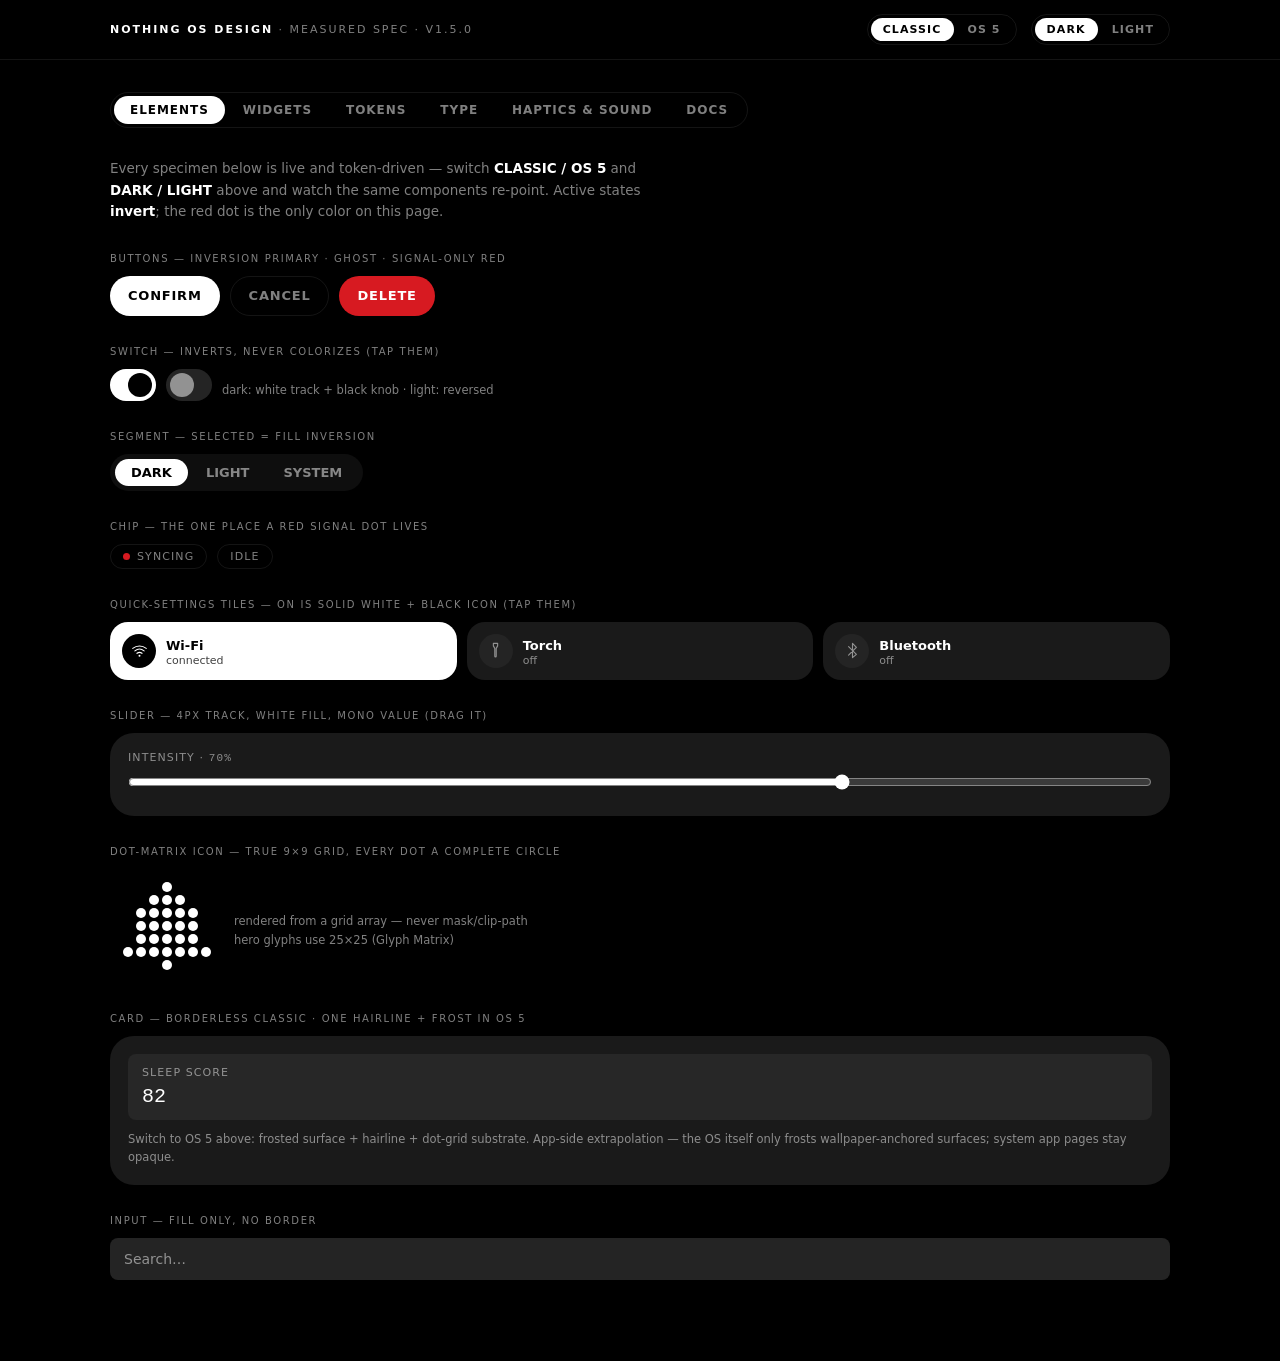
<file: docs/index.html>
<!DOCTYPE html>
<html lang="en">
<head>
<meta charset="utf-8">
<meta name="viewport" content="width=device-width, initial-scale=1">
<title>Nothing OS design — measured spec</title>
<link rel="preconnect" href="https://fonts.googleapis.com">
<link rel="preconnect" href="https://fonts.gstatic.com" crossorigin>
<link href="https://fonts.googleapis.com/css2?family=Geist:wght@400;500;600;700&family=Geist+Mono:wght@400;500&family=Doto:wght@400;500;700&display=swap" rel="stylesheet">
<link rel="stylesheet" href="tokens.css">
<style>
  *{box-sizing:border-box;margin:0}
  html{background:#000}
  body{
    background:var(--nt-bg);color:var(--nt-text);
    font-family:var(--nt-font-body),system-ui,sans-serif;
    min-height:100vh;
  }
  /* OS 5 dot-grid substrate — barely-there depth cue */
  html.theme-os5 body::before{
    content:'';position:fixed;inset:0;pointer-events:none;
    background-image:radial-gradient(circle, var(--nt-dot-grid, rgba(255,255,255,.045)) 1px, transparent 1px);
    background-size:12px 12px;
  }
  a{color:var(--nt-text)}

  /* ---------- chrome ---------- */
  header{position:sticky;top:0;z-index:10;background:color-mix(in srgb, var(--nt-bg) 88%, transparent);
    backdrop-filter:blur(10px);border-bottom:1px solid var(--nt-border)}
  .bar{max-width:1100px;margin:0 auto;padding:14px 20px;display:flex;align-items:center;gap:14px;flex-wrap:wrap}
  .brand{font-size:11px;letter-spacing:.18em;text-transform:uppercase;color:var(--nt-text-dim);margin-right:auto}
  .brand b{color:var(--nt-text);font-weight:600}
  .tgl{display:flex;position:relative;border:1px solid var(--nt-border);border-radius:999px;padding:3px;gap:2px}
  .tgl button{position:relative;z-index:1;border:0;background:transparent;color:var(--nt-text-dim);font:inherit;font-size:11px;font-weight:600;
    letter-spacing:.1em;text-transform:uppercase;padding:5px 12px;border-radius:999px;cursor:pointer;
    transition:transform var(--nt-motion-fast) var(--nt-ease-std)}
  .tgl button:active{transform:scale(var(--nt-press-scale))}
  .tgl button[aria-pressed="true"]{color:var(--nt-bg)}
  .thumb{position:absolute;border-radius:999px;background:var(--nt-text);z-index:0;
    transition:left 200ms var(--nt-ease-std), width 200ms var(--nt-ease-std), top 200ms var(--nt-ease-std), height 200ms var(--nt-ease-std)}
  main{max-width:1100px;margin:0 auto;padding:32px 20px 80px}
  nav.tabs{display:flex;gap:2px;border:1px solid var(--nt-border);border-radius:999px;padding:3px;width:max-content;
    max-width:100%;overflow:auto;margin-bottom:30px}
  nav.tabs button{border:0;background:transparent;color:var(--nt-text-dim);font:inherit;font-size:12px;font-weight:600;
    letter-spacing:.08em;text-transform:uppercase;padding:7px 16px;border-radius:999px;cursor:pointer;white-space:nowrap}
  nav.tabs button[aria-selected="true"]{background:var(--nt-text);color:var(--nt-bg)}
  section.panel{display:none}
  section.panel.on{display:block;animation:enter var(--nt-motion-std) var(--nt-ease-entrance)}
  @keyframes enter{from{opacity:0;transform:translateY(6px)}to{opacity:1;transform:none}}
  @media (prefers-reduced-motion: reduce){
    section.panel.on{animation:none}
    .chip .dot{animation:none;opacity:.7}
  }

  .k{font-size:10px;letter-spacing:.16em;text-transform:uppercase;color:var(--nt-text-dim);margin:30px 0 12px}
  .k:first-child{margin-top:0}
  .lead{color:var(--nt-text-dim);font-size:13.5px;line-height:1.6;max-width:64ch;margin-bottom:6px}
  .lead b{color:var(--nt-text)}
  .row{display:flex;gap:10px;align-items:center;flex-wrap:wrap}
  .foot-note{color:var(--nt-text-dim);font-size:11.5px;margin-top:10px;line-height:1.6}

  /* ---------- elements ---------- */
  .card{background:var(--nt-surface);border-radius:var(--nt-radius-lg);padding:18px}
  html.theme-os5 .card{border:1px solid var(--nt-border);backdrop-filter:var(--nt-frost, none)}
  .btn{display:inline-flex;align-items:center;justify-content:center;height:40px;padding:0 18px;
    border-radius:var(--nt-radius-pill);font:inherit;font-weight:600;font-size:13px;letter-spacing:.06em;
    cursor:pointer;transition:transform var(--nt-motion-fast) var(--nt-ease-std), opacity var(--nt-motion-fast) var(--nt-ease-std)}
  .btn:active{transform:scale(var(--nt-press-scale));opacity:.85}
  .btn-p{background:var(--nt-text);color:var(--nt-bg);border:0}
  .btn-g{background:transparent;color:var(--nt-text-dim);border:1px solid var(--nt-border)}
  .btn-d{background:var(--nt-accent);color:#fff;border:0}
  .sw{width:46px;height:32px;border-radius:999px;position:relative;border:0;cursor:pointer;
    background:var(--nt-surface-2);transition:background var(--nt-motion-fast) var(--nt-ease-std)}
  .sw::after{content:'';position:absolute;width:24px;height:24px;border-radius:50%;top:4px;left:4px;
    background:var(--nt-text-dim);transition:left 200ms var(--nt-ease-std), background 200ms var(--nt-ease-std)}
  .sw[aria-pressed="true"]{background:var(--nt-text)}
  .sw[aria-pressed="true"]::after{left:18px;background:var(--nt-bg)}
  .chip{display:inline-flex;align-items:center;gap:7px;border:1px solid var(--nt-border);border-radius:999px;
    padding:5px 12px;font-size:11px;letter-spacing:.1em;text-transform:uppercase;color:var(--nt-text-dim)}
  .chip .dot{width:7px;height:7px;border-radius:50%;background:var(--nt-accent);animation:pulse 1s steps(4) infinite}
  @keyframes pulse{0%{opacity:1}50%{opacity:.25}100%{opacity:1}}
  .seg{display:inline-flex;position:relative;background:var(--nt-tile);border-radius:999px;padding:5px;gap:2px}
  .seg button{position:relative;z-index:1;border:0;background:transparent;font:inherit;font-size:13px;font-weight:600;color:var(--nt-text-dim);
    padding:6px 16px;border-radius:999px;cursor:pointer;transition:transform var(--nt-motion-fast) var(--nt-ease-std)}
  .seg button:active{transform:scale(var(--nt-press-scale))}
  .seg button[aria-pressed="true"]{color:var(--nt-bg)}
  .tile{background:var(--nt-tile);border-radius:var(--nt-radius-sm);padding:12px 14px}
  .tile span{display:block;font-size:11px;letter-spacing:.1em;text-transform:uppercase;color:var(--nt-text-dim);margin-bottom:6px}
  .tile strong{font-family:var(--nt-font-mono),monospace;font-weight:500;font-size:20px}
  .input{width:100%;height:42px;border-radius:var(--nt-radius-sm);background:var(--nt-surface-2);
    padding:0 14px;font:inherit;font-size:14px;display:flex;align-items:center;color:var(--nt-text-dim);border:0}
  .qs{display:flex;gap:10px;flex-wrap:wrap}
  .qtile{flex:1;min-width:130px;background:var(--nt-surface);border-radius:18px;padding:12px;display:flex;
    align-items:center;gap:10px;cursor:pointer;border:0;font:inherit;color:var(--nt-text);text-align:left;
    transition:background var(--nt-motion-fast) var(--nt-ease-std)}
  .qtile .ic{width:34px;height:34px;border-radius:50%;display:flex;align-items:center;justify-content:center;
    font-size:15px;flex:none;background:var(--nt-surface-2);color:var(--nt-text-dim)}
  .qtile[aria-pressed="true"]{background:var(--nt-text);color:var(--nt-bg)}
  .qtile[aria-pressed="true"] .ic{background:var(--nt-bg);color:var(--nt-text)}
  .qtile small{color:var(--nt-text-dim);font-size:11px;display:block}
  .qtile[aria-pressed="true"] small{color:inherit;opacity:.75}
  .qtile b{font-size:13px;font-weight:600}

  /* dots 9x9 */
  .dots9{display:grid;grid-template-columns:repeat(9,10px);gap:3px;width:max-content}
  .dots9 b{width:10px;height:10px;border-radius:50%;background:transparent}
  .dots9 b.lit{background:var(--nt-text)}

  /* ---------- widgets ---------- */
  .wgrid{display:grid;grid-template-columns:repeat(auto-fit,minmax(220px,1fr));gap:22px;
    padding:22px;border-radius:var(--nt-radius-lg);
    background:linear-gradient(160deg,#1d2433 0%,#3a2c4f 45%,#6b3550 100%)}
  html.theme-light .wgrid{background:linear-gradient(160deg,#cdd6e6 0%,#e2d5ee 45%,#f2c9d8 100%)}
  .wcard{background:#1B1B1B;border-radius:24px;padding:18px;color:#fff}
  html.theme-os5 .wcard{background:rgba(0,0,0,.72);border:1px solid rgba(255,255,255,.1)}
  html.theme-light .wcard{background:#F1F1F1;color:#0A0A0A}
  html.theme-os5.theme-light .wcard{background:rgba(255,255,255,.55);border-color:rgba(0,0,0,.08);color:#0A0A0A}
  .wclock{font-family:"Doto",monospace;font-weight:500;font-size:38px;line-height:1;letter-spacing:.04em}
  .wkick{font-size:10px;letter-spacing:.16em;text-transform:uppercase;color:rgba(255,255,255,.55);margin-top:8px}
  html.theme-light .wkick{color:rgba(0,0,0,.5)}
  .wring{display:flex;align-items:center;gap:12px}
  .wring b{font-family:var(--nt-font-mono),monospace;font-weight:500;font-size:22px}
  html.theme-light .wring circle.track{stroke:rgba(0,0,0,.14)}
  .wmus .art{width:56px;height:56px;border-radius:12px;background:linear-gradient(135deg,#b06,#fa0)}
  .wmus .meta{flex:1;min-width:0}
  .wmus .t{font-weight:600;font-size:13px;white-space:nowrap;overflow:hidden;text-overflow:ellipsis}
  .wmus .a{color:rgba(255,255,255,.55);font-size:11px}
  html.theme-light .wmus .a{color:rgba(0,0,0,.5)}
  .wmus .ctr{display:flex;gap:14px;justify-content:center;align-items:center;margin-top:12px}
  .wmus .ctr svg{width:15px;height:15px;display:block}
  .wmus .ctr .pp{background:var(--nt-text);color:var(--nt-bg);border-radius:50%;width:34px;height:34px;
    display:inline-flex;align-items:center;justify-content:center}
  .wmus .ctr .pp svg{width:11px;height:11px}
  .qtile .ic svg{width:17px;height:17px;display:block}
  /* unicode symbol glyphs (⏮ ✕ ◎) render as platform EMOJI — icons are inline SVG only */
  .svgi{stroke:currentColor;fill:none;stroke-width:1.6;stroke-linecap:round;stroke-linejoin:round}
  .wfoot{font-size:11.5px;color:var(--nt-text-dim);margin-top:12px;line-height:1.6}

  /* ---------- tokens ---------- */
  .swatches{display:grid;grid-template-columns:repeat(auto-fill,minmax(120px,1fr));gap:10px}
  .swc{cursor:pointer;border:1px solid var(--nt-border);border-radius:var(--nt-radius-sm);overflow:hidden;background:var(--nt-surface)}
  .swc .ch{height:52px;display:flex;align-items:flex-end;justify-content:flex-end;padding:6px}
  .swc .ch em{font-style:normal;font-size:9px;letter-spacing:.08em;background:rgba(0,0,0,.55);color:#fff;
    border-radius:4px;padding:2px 5px;opacity:0;transition:opacity var(--nt-motion-fast)}
  .swc.copied .ch em{opacity:1}
  .swc .nm{padding:8px 10px}
  .swc .nm b{font-size:11px;font-weight:600;display:block}
  .swc .nm code{font-family:var(--nt-font-mono),monospace;font-size:10px;color:var(--nt-text-dim)}
  .rad{display:flex;gap:12px;align-items:flex-end;flex-wrap:wrap}
  .rad .rb{background:var(--nt-tile);border:1px solid var(--nt-border);width:88px;height:64px}
  .rad .rb small{display:block;margin-top:6px;font-size:10px;color:var(--nt-text-dim);font-family:var(--nt-font-mono),monospace;text-align:center}
  table.dec{width:100%;border-collapse:collapse;font-size:12.5px}
  table.dec th{text-align:left;font-size:10px;letter-spacing:.12em;text-transform:uppercase;color:var(--nt-text-dim);
    font-weight:600;padding:8px 10px;border-bottom:1px solid var(--nt-border)}
  table.dec td{padding:8px 10px;border-bottom:1px solid color-mix(in srgb, var(--nt-text) 4%, transparent)}
  table.dec td.no{color:var(--nt-text-dim)}
  table.dec td.yes{color:var(--nt-accent);font-weight:600}

  /* ---------- type ---------- */
  .spec{border-top:1px solid var(--nt-border);padding:16px 0}
  .spec .lbl{font-size:10px;letter-spacing:.12em;text-transform:uppercase;color:var(--nt-text-dim)}
  .kicker{font-size:11.5px;letter-spacing:.16em;text-transform:uppercase;color:var(--nt-text-dim)}
  .label{font-size:12px;font-weight:500;letter-spacing:.10em;text-transform:uppercase}
  .metric{font-family:var(--nt-font-mono),monospace;font-weight:500;font-size:22px}
  .body-t{font-size:14px;line-height:1.5;color:var(--nt-text-dim);max-width:60ch}
  .hero-doto{font-family:"Doto",monospace;font-weight:500;font-size:56px;line-height:1}

  /* ---------- feedback ---------- */
  .hrow{display:grid;grid-template-columns:110px 120px 1fr 90px;gap:14px;align-items:center;
    padding:10px 0;border-bottom:1px solid color-mix(in srgb, var(--nt-text) 4%, transparent);font-size:12.5px}
  .hrow .g{font-weight:600}
  .hrow .e{font-family:var(--nt-font-mono),monospace;font-size:11px;color:var(--nt-text-dim)}
  .hrow .bar{height:6px;border-radius:999px;background:var(--nt-tile);position:relative}
  .hrow .bar i{position:absolute;left:0;top:0;bottom:0;border-radius:999px;background:var(--nt-text);transition:width var(--nt-motion-std) var(--nt-ease-entrance)}
  .hrow .ms{font-family:var(--nt-font-mono),monospace;font-size:11px;color:var(--nt-text-dim);text-align:right}
  .role{display:grid;grid-template-columns:1fr 1fr;gap:12px}
  @media (max-width:720px){.role{grid-template-columns:1fr}.hrow{grid-template-columns:90px 100px 1fr 70px}}
  .rcard{background:var(--nt-surface);border-radius:var(--nt-radius-md);padding:16px}
  .rcard b{font-size:12px;letter-spacing:.1em;text-transform:uppercase}
  .rcard p{color:var(--nt-text-dim);font-size:12.5px;line-height:1.6;margin-top:6px}

  /* ---------- docs ---------- */
  .docs{display:grid;grid-template-columns:repeat(auto-fit,minmax(240px,1fr));gap:12px}
  a.card2{display:block;background:var(--nt-surface);border-radius:var(--nt-radius-md);padding:16px;
    text-decoration:none;color:var(--nt-text);transition:opacity var(--nt-motion-fast)}
  a.card2:hover{opacity:.8}
  a.card2 b{display:block;font-size:13.5px;font-weight:600;margin-bottom:4px}
  a.card2 span{color:var(--nt-text-dim);font-size:12px;line-height:1.55;display:block}
  .note{margin-top:24px;padding:16px;background:var(--nt-surface);border-radius:var(--nt-radius-md);
    color:var(--nt-text-dim);font-size:12.5px;line-height:1.6}
  .note b{color:var(--nt-text)}
  :focus-visible{outline:1px solid rgba(255,255,255,.5);outline-offset:2px}
  html.theme-light :focus-visible{outline-color:rgba(0,0,0,.5)}
</style>
</head>
<body>
<header>
  <div class="bar">
    <div class="brand"><b>NOTHING OS DESIGN</b> · MEASURED SPEC · v1.5.0</div>
    <div class="tgl" role="group" aria-label="Style">
      <button data-style="classic" aria-pressed="true">CLASSIC</button>
      <button data-style="os5" aria-pressed="false">OS 5</button>
    </div>
    <div class="tgl" role="group" aria-label="Mode">
      <button data-mode="dark" aria-pressed="true">DARK</button>
      <button data-mode="light" aria-pressed="false">LIGHT</button>
    </div>
  </div>
</header>
<main>
  <nav class="tabs" role="tablist">
    <button role="tab" data-p="elements" aria-selected="true">Elements</button>
    <button role="tab" data-p="widgets" aria-selected="false">Widgets</button>
    <button role="tab" data-p="tokens" aria-selected="false">Tokens</button>
    <button role="tab" data-p="type" aria-selected="false">Type</button>
    <button role="tab" data-p="feedback" aria-selected="false">Haptics &amp; Sound</button>
    <button role="tab" data-p="docs" aria-selected="false">Docs</button>
  </nav>

  <!-- ============ ELEMENTS ============ -->
  <section class="panel on" id="p-elements">
    <p class="lead">Every specimen below is live and token-driven — switch <b>CLASSIC / OS 5</b> and
    <b>DARK / LIGHT</b> above and watch the same components re-point. Active states
    <b>invert</b>; the red dot is the only color on this page.</p>

    <div class="k">Buttons — inversion primary · ghost · signal-only red</div>
    <div class="row">
      <button class="btn btn-p">CONFIRM</button>
      <button class="btn btn-g">CANCEL</button>
      <button class="btn btn-d">DELETE</button>
    </div>

    <div class="k">Switch — inverts, never colorizes (tap them)</div>
    <div class="row">
      <button class="sw" aria-pressed="true" aria-label="switch on"></button>
      <button class="sw" aria-pressed="false" aria-label="switch off"></button>
      <span class="foot-note">dark: white track + black knob · light: reversed</span>
    </div>

    <div class="k">Segment — selected = fill inversion</div>
    <div class="seg" role="group">
      <button aria-pressed="true">DARK</button><button aria-pressed="false">LIGHT</button><button aria-pressed="false">SYSTEM</button>
    </div>

    <div class="k">Chip — the one place a red signal dot lives</div>
    <div class="row"><span class="chip"><span class="dot"></span>SYNCING</span><span class="chip">IDLE</span></div>

    <div class="k">Quick-settings tiles — ON is solid white + black icon (tap them)</div>
    <div class="qs">
      <button class="qtile" aria-pressed="true"><span class="ic"><svg class="svgi" viewBox="0 0 24 24"><path d="M2.5 9a15 15 0 0 1 19 0M5.5 12.5a10.5 10.5 0 0 1 13 0M8.5 16a6 6 0 0 1 7 0"/><circle cx="12" cy="19.5" r="1.4" fill="currentColor" stroke="none"/></svg></span><span><b>Wi-Fi</b><small>connected</small></span></button>
      <button class="qtile" aria-pressed="false"><span class="ic"><svg class="svgi" viewBox="0 0 24 24"><path d="M9 2h6v3.5L13 9v11a1 1 0 0 1-1 1h0a1 1 0 0 1-1-1V9L9 5.5z"/></svg></span><span><b>Torch</b><small>off</small></span></button>
      <button class="qtile" aria-pressed="false"><span class="ic"><svg class="svgi" viewBox="0 0 24 24"><path d="M6.5 6.5 17.5 17.5 12 22V2l5.5 5.5-11 11"/></svg></span><span><b>Bluetooth</b><small>off</small></span></button>
    </div>

    <div class="k">Slider — 4px track, white fill, mono value (drag it)</div>
    <div class="card">
      <div class="tile" style="background:transparent;padding:0">
        <span>INTENSITY · <output id="slv" style="font-family:var(--nt-font-mono),monospace">70%</output></span>
        <input id="sl" type="range" min="0" max="100" value="70" style="width:100%;accent-color:var(--nt-text);height:24px">
      </div>
    </div>

    <div class="k">Dot-matrix icon — true 9×9 grid, every dot a complete circle</div>
    <div class="row">
      <div class="dots9" id="d9"></div>
      <span class="foot-note">rendered from a grid array — never mask/clip-path<br>hero glyphs use 25×25 (Glyph Matrix)</span>
    </div>

    <div class="k">Card — borderless classic · one hairline + frost in OS 5</div>
    <div class="card"><div class="tile"><span>SLEEP SCORE</span><strong>82</strong></div>
      <div class="foot-note">Switch to OS 5 above: frosted surface + hairline + dot-grid substrate.
      App-side extrapolation — the OS itself only frosts wallpaper-anchored surfaces; system app pages stay opaque.</div>
    </div>

    <div class="k">Input — fill only, no border</div>
    <div class="input">Search…</div>
  </section>

  <!-- ============ WIDGETS ============ -->
  <section class="panel" id="p-widgets">
    <p class="lead">Native widgets: the visual is the hero, at most one word of text,
    controls instead of tickers. The clock is live; the ring tracks the slider in Elements.</p>
    <div class="wgrid">
      <div>
        <div class="wcard"><div class="wclock" id="clock">--:--</div><div class="wkick" id="clockd">—</div></div>
        <div class="wfoot">Doto numerals, weight 500 — dots stay separate and round.</div>
      </div>
      <div>
        <div class="wcard wring">
          <svg width="56" height="56" viewBox="0 0 56 56">
            <circle class="track" cx="28" cy="28" r="24" fill="none" stroke="rgba(255,255,255,.14)" stroke-width="5"/>
            <circle id="ring" cx="28" cy="28" r="24" fill="none" stroke="#FFFFFF" stroke-width="5"
              stroke-linecap="round" stroke-dasharray="105.6 150.8" transform="rotate(-90 28 28)"/>
          </svg>
          <div><b id="ringv">70%</b><div class="wkick">BATTERY</div></div>
        </div>
        <div class="wfoot">White ring = data encoding. Never the accent red.</div>
      </div>
      <div>
        <div class="wcard wmus">
          <div style="display:flex;gap:12px;align-items:center">
            <div class="art"></div>
            <div class="meta"><div class="t">Midnight City</div><div class="a">M83</div></div>
          </div>
          <div class="ctr">
            <svg class="svgi" viewBox="0 0 24 24"><path d="M7 5v14" stroke-width="2.2"/><path d="M19 5v14l-10-7z" fill="currentColor" stroke="none"/></svg>
            <span class="pp"><svg viewBox="0 0 24 24" fill="currentColor"><rect x="6.5" y="5" width="4" height="14" rx="1"/><rect x="13.5" y="5" width="4" height="14" rx="1"/></svg></span>
            <svg class="svgi" viewBox="0 0 24 24"><path d="M17 5v14" stroke-width="2.2"/><path d="M5 5v14l10-7z" fill="currentColor" stroke="none"/></svg>
          </div>
        </div>
        <div class="wfoot">Controls and state — never a per-second playhead.</div>
      </div>
    </div>
    <div class="foot-note">Classic panels are opaque exact-value (#1B1B1B / #F1F1F1), borderless. In OS 5 they turn translucent over the wallpaper (≈70% black scrim / ≈50% white wash) and gain exactly one hairline.</div>
  </section>

  <!-- ============ TOKENS ============ -->
  <section class="panel" id="p-tokens">
    <p class="lead">Click a swatch to copy its hex. Full tables in
    <a href="https://github.com/Jero009/nothing-os-design/blob/main/docs/tokens.md">tokens.md</a> ·
    exports: <a href="tokens.json">tokens.json</a> · <a href="tokens.css">tokens.css</a>.</p>
    <div class="k">Brand palette [official]</div>
    <div class="swatches" id="brand"></div>
    <div class="k">Dark surfaces [impl] — measured system values in the same family</div>
    <div class="swatches" id="dark"></div>
    <div class="k">Light surfaces [impl]</div>
    <div class="swatches" id="light"></div>
    <div class="k">Radii scale [impl] — classic 8/16/24 · OS 5 12/20/28 (measured OS cards ≈12–13dp)</div>
    <div class="rad">
      <div><div class="rb" style="border-radius:8px"></div><small>sm 8</small></div>
      <div><div class="rb" style="border-radius:16px"></div><small>md 16</small></div>
      <div><div class="rb" style="border-radius:24px"></div><small>lg 24</small></div>
      <div><div class="rb" style="border-radius:12px"></div><small>OS sm 12</small></div>
      <div><div class="rb" style="border-radius:20px"></div><small>OS md 20</small></div>
      <div><div class="rb" style="border-radius:28px"></div><small>OS lg 28</small></div>
    </div>
    <div class="k">Motion [impl] — 140 / 280 / 400 ms, decel entrance, no bounce (reduced-motion respected)</div>
    <div class="row">
      <button class="btn btn-g" data-ms="140">PLAY 140MS</button>
      <button class="btn btn-g" data-ms="280">PLAY 280MS</button>
      <button class="btn btn-g" data-ms="400">PLAY 400MS</button>
      <div id="mdot" style="width:12px;height:12px;border-radius:50%;background:var(--nt-text)"></div>
      <span class="foot-note" id="mtxt">press a button — one dot, transform+opacity only</span>
    </div>
    <div class="k">Accent decision table — the part everyone gets wrong</div>
    <div class="card" style="overflow:auto">
      <table class="dec">
        <tr><th>Element</th><th>Signal red</th><th>Active treatment</th></tr>
        <tr><td>Switch / toggle ON</td><td class="no">never</td><td>invert (white track) → OS 5: accent fill</td></tr>
        <tr><td>Slider / progress fill</td><td class="no">never</td><td>invert / white → accent fill</td></tr>
        <tr><td>Selected tab / chip / segment</td><td class="no">never</td><td>invert → accent</td></tr>
        <tr><td>Destructive confirm</td><td class="yes">YES</td><td>always red</td></tr>
        <tr><td>Live / recording / sync pulse</td><td class="yes">YES</td><td>red dot</td></tr>
        <tr><td>Error / warning threshold</td><td class="yes">YES</td><td>red</td></tr>
        <tr><td>Navigation chrome, body text, cards</td><td class="no">never</td><td>never</td></tr>
      </table>
      <div class="foot-note">Budget: 0–2 accent elements per screen. Alpha via
      color-mix, never a new hex. Danger stays red even when the expression accent is another hue.</div>
    </div>
  </section>

  <!-- ============ TYPE ============ -->
  <section class="panel" id="p-type">
    <p class="lead">OS 5: Geist body/head + Geist Mono numerics + Doto as hero display only.
    Classic: Space Grotesk + Doto + Space Mono. Numerals never render in the body face.
    Note: Doto is <b>not</b> a Nothing font — Nothing's dot-matrix faces (NDot 55/57) are
    proprietary and can't legally ship, so Doto (Google Fonts, SIL OFL) stands in for them.</p>
    <div class="spec"><div class="lbl">KICKER · 0.16em tracking [impl] · uppercase</div>
      <div class="kicker">Nothing OS design · measured spec</div></div>
    <div class="spec"><div class="lbl">LABEL · 0.10em [impl] · uppercase · dim</div>
      <div class="label">SLEEP SCORE</div></div>
    <div class="spec"><div class="lbl">BODY · dim ink · 1.5 line</div>
      <div class="body-t">Hierarchy comes from size jumps, uppercase kickers with wide
      tracking, and weight — not from color or icons.</div></div>
    <div class="spec"><div class="lbl">METRIC TILE VALUE · mono · tabular</div>
      <div class="metric">1,847 kcal · 12,540 steps</div></div>
    <div class="spec"><div class="lbl">HERO DISPLAY · Doto · weight ≈500 · hero only</div>
      <div class="hero-doto">82%</div>
      <div class="foot-note">Doto weight rule: ≈400–500 keeps dots separate and round;
      heavy weights smear them together. In OS 5, Doto is never a metric tile — hero display only.</div></div>
  </section>

  <!-- ============ FEEDBACK ============ -->
  <section class="panel" id="p-feedback">
    <p class="lead">Interaction feedback is <b>haptic, never audible</b> — the click you
    "hear" on a Nothing phone is the motor. Sound is alarm-only, and it ducks the
    user's music instead of stopping it. Vocabulary
    [impl — Essential Island <code style="font-family:var(--nt-font-mono),monospace">util/HapticStyle.kt</code>]:</p>
    <div class="card" id="haptics"></div>
    <div class="foot-note">Strength is a user setting that scales amplitude (off / light ×0.55 /
    normal ×1.0 / strong ×1.5) — it never changes the effect choice. Scrub ticks fire only
    when a selection CHANGES. Platform: predefined effects are Android 10+ with device tuning
    and automatic fallback; primitive compositions are Android 11+ with none — check support first.</div>
    <div class="k">Sound roles</div>
    <div class="role">
      <div class="rcard"><b>ALERT · TIMER / REST DONE</b>
        <p>Duck, don't stop: transient-can-duck focus lowers the user's music, one short
        cue on the alarm channel, restore volume. [impl — dashbord <i>duckAndDing</i>]</p></div>
      <div class="rcard"><b>UI TAPS / TRANSITIONS</b>
        <p>Nothing. The system UI plays no tap sounds — the haptic carries interaction
        feedback entirely. Decorative UI sounds are never Nothing.</p></div>
    </div>
    <div class="k">Nothing hardware — sound becomes light</div>
    <div class="rcard"><b>GLYPH DEVELOPER KIT</b>
      <p>The sanctioned path for the "event becomes light" identity: requires an API key
      from Nothing (unkeyed debug mode auto-expires after 48 h). Glyph Composer is the
      stock app users already know for sound+light ringtones. Don't fake glyph behavior
      with screen flashes or sampled sounds.</p></div>
  </section>

  <!-- ============ DOCS ============ -->
  <section class="panel" id="p-docs">
    <p class="lead">The deep text lives in the repo — this page is the specimen, the docs are
    the source of truth. Every claim is audited in fact-check.md.</p>
    <div class="docs">
      <a class="card2" href="https://github.com/Jero009/nothing-os-design/blob/main/docs/tokens.md"><b>Tokens</b><span>Brand palette, dark/light, OS 5 deltas, 2×2 style×mode matrix, accent decision table.</span></a>
      <a class="card2" href="https://github.com/Jero009/nothing-os-design/blob/main/docs/typography.md"><b>Typography</b><span>Font roles, type scale, Nothing's official NType82/NDot specs, OFL stand-ins.</span></a>
      <a class="card2" href="https://github.com/Jero009/nothing-os-design/blob/main/docs/components.md"><b>Components</b><span>Buttons, switches, chips, dot-matrix icons, media-player patterns, motion, a11y.</span></a>
      <a class="card2" href="https://github.com/Jero009/nothing-os-design/blob/main/docs/feedback.md"><b>Haptics &amp; sound</b><span>Platform APIs, vocabulary, alarm-only sound, Glyph Developer Kit.</span></a>
      <a class="card2" href="https://github.com/Jero009/nothing-os-design/blob/main/docs/third-party-case-studies.md"><b>Case study</b><span>MissingCore/Music cross-checked value by value.</span></a>
      <a class="card2" href="https://github.com/Jero009/nothing-os-design/blob/main/docs/fact-check.md"><b>Fact-check</b><span>Claim-by-claim audit with verdicts and sources.</span></a>
      <a class="card2" href="tokens.json"><b>tokens.json</b><span>Machine-readable token tree, official/impl labeled.</span></a>
      <a class="card2" href="tokens.css"><b>tokens.css</b><span>Drop-in custom properties — the exact vars this page uses.</span></a>
    </div>
    <div class="note"><b>Not affiliated with Nothing Technology Ltd.</b> "Nothing OS" and related
    marks belong to their owner. No Nothing proprietary assets (NDot, NType, Lettera, icon
    artwork) are included — only open-licensed stand-ins are recommended. Spec is MIT ·
    feedback via <a style="color:var(--nt-text)" href="https://github.com/Jero009/nothing-os-design/discussions">GitHub Discussions</a> ·
    cite a release: <a style="color:var(--nt-text)" href="https://github.com/Jero009/nothing-os-design/releases">v1.3.0</a></div>
  </section>
</main>
<script>
(function(){
  'use strict';
  var html = document.documentElement;
  var reduced = window.matchMedia('(prefers-reduced-motion: reduce)').matches;

  /* ---- theme toggles: MODE + STYLE, persisted (guarded: localStorage
         throws on opaque origins like file://) ---- */
  function store(k, v){ try { localStorage.setItem(k, v); } catch (e) {} }
  function read(k, d){ try { return localStorage.getItem(k) || d; } catch (e) { return d; } }
  function setPressed(group, val){
    document.querySelectorAll('.tgl button[data-' + group + ']').forEach(function(b){
      b.setAttribute('aria-pressed', String(b.dataset[group] === val));
    });
  }
  function applyTheme(){
    var mode  = read('nod-mode', 'dark');
    var style = read('nod-style', 'classic');
    html.classList.toggle('theme-light', mode === 'light');
    html.classList.toggle('theme-os5', style === 'os5');
    setPressed('mode', mode); setPressed('style', style);
  }
  document.querySelectorAll('.tgl button[data-mode]').forEach(function(b){
    b.addEventListener('click', function(){ store('nod-mode', b.dataset.mode); applyTheme(); });
  });
  document.querySelectorAll('.tgl button[data-style]').forEach(function(b){
    b.addEventListener('click', function(){ store('nod-style', b.dataset.style); applyTheme(); });
  });
  applyTheme();

  /* ---- sliding thumb for segment groups (MODE, STYLE, demo .seg) ----
     matches the measured Nothing widget toggle: knob/thumb glides ~200ms,
     ease-in-out, no bounce. */
  var thumbPlaces = [];
  document.querySelectorAll('.tgl, .seg').forEach(function(group){
    if (group.dataset.thumb === '1') return;
    group.dataset.thumb = '1';
    var th = document.createElement('span');
    th.className = 'thumb';
    th.setAttribute('aria-hidden', 'true');
    th.style.opacity = '0';
    group.appendChild(th);
    var btns = group.querySelectorAll('button');
    function place(anim){
      var on = group.querySelector('button[aria-pressed="true"]');
      if (!on){ th.style.opacity = '0'; return; }
      th.style.opacity = '1';
      if (!anim || reduced) th.style.transition = 'none';
      th.style.width  = on.offsetWidth  + 'px';
      th.style.height = on.offsetHeight + 'px';
      th.style.top    = on.offsetTop    + 'px';
      th.style.left   = on.offsetLeft   + 'px';
      if (!anim || reduced){
        void th.offsetWidth; /* force layout so the jump lands while the transition is off */
        requestAnimationFrame(function(){ th.style.transition = ''; });
      }
    }
    btns.forEach(function(b){
      b.addEventListener('click', function(){
        btns.forEach(function(x){ x.setAttribute('aria-pressed','false'); });
        b.setAttribute('aria-pressed','true');
        place(true);
      });
    });
    group.querySelectorAll('button[data-mode], button[data-style]').forEach(function(b){
      /* theme switches re-point the font vars, so EVERY group's buttons resize —
         re-place them all, not just the one that was clicked */
      b.addEventListener('click', function(){
        setTimeout(function(){ thumbPlaces.forEach(function(p){ p(true); }); }, 0);
      });
    });
    thumbPlaces.push(place);
    place(false);
    window.addEventListener('load', function(){ place(false); });
    if (document.fonts && document.fonts.ready) document.fonts.ready.then(function(){ place(false); });
    /* a font arriving after first use (e.g. Geist on the first classic->os5
       switch) re-lays-out buttons asynchronously — re-place without animating */
    if (document.fonts && document.fonts.addEventListener)
      document.fonts.addEventListener('loadingdone', function(){ thumbPlaces.forEach(function(p){ p(false); }); });
    window.addEventListener('resize', function(){ place(false); });
  });

  /* ---- tabs ---- */
  document.querySelectorAll('nav.tabs button').forEach(function(b){
    b.addEventListener('click', function(){
      document.querySelectorAll('nav.tabs button').forEach(function(x){ x.setAttribute('aria-selected','false'); });
      b.setAttribute('aria-selected','true');
      document.querySelectorAll('section.panel').forEach(function(p){ p.classList.remove('on'); });
      document.getElementById('p-' + b.dataset.p).classList.add('on');
      if (b.dataset.p === 'feedback') drawHapticBars();
    });
  });

  /* ---- switches / segments / QS tiles ---- */
  document.querySelectorAll('.sw').forEach(function(s){
    s.addEventListener('click', function(){
      s.setAttribute('aria-pressed', String(s.getAttribute('aria-pressed') !== 'true'));
    });
  });
  document.querySelectorAll('.seg').forEach(function(g){
    g.querySelectorAll('button').forEach(function(b){
      b.addEventListener('click', function(){
        g.querySelectorAll('button').forEach(function(x){ x.setAttribute('aria-pressed','false'); });
        b.setAttribute('aria-pressed','true');
      });
    });
  });
  document.querySelectorAll('.qtile').forEach(function(t){
    t.addEventListener('click', function(){
      t.setAttribute('aria-pressed', String(t.getAttribute('aria-pressed') !== 'true'));
      t.querySelector('small').textContent = t.getAttribute('aria-pressed') === 'true' ? 'on' : 'off';
    });
  });

  /* ---- slider drives the value label + battery ring ---- */
  var sl = document.getElementById('sl'), slv = document.getElementById('slv'),
      ring = document.getElementById('ring'), ringv = document.getElementById('ringv'),
      C = 2 * Math.PI * 24;
  function syncSlider(){
    var v = +sl.value;
    slv.textContent = v + '%';
    ringv.textContent = v + '%';
    ring.setAttribute('stroke-dasharray', (C * v / 100).toFixed(1) + ' ' + C.toFixed(1));
  }
  sl.addEventListener('input', syncSlider);
  syncSlider();

  /* ---- live clock in Doto ---- */
  var DAYS = ['SUN','MON','TUE','WED','THU','FRI','SAT'];
  function tick(){
    var d = new Date();
    document.getElementById('clock').textContent =
      String(d.getHours()).padStart(2,'0') + ':' + String(d.getMinutes()).padStart(2,'0');
    document.getElementById('clockd').textContent =
      DAYS[d.getDay()] + ' · ' + String(d.getDate()).padStart(2,'0');
  }
  tick(); setInterval(tick, 1000);

  /* ---- 9x9 dot-matrix glyph (bell) ---- */
  var P = ['.........',
           '....X....',
           '...XXX...',
           '..XXXXX..',
           '..XXXXX..',
           '..XXXXX..',
           '.XXXXXXX.',
           '....X....',
           '........'];
  var g = document.getElementById('d9');
  P.join('').split('').forEach(function(c){
    var b = document.createElement('b');
    if (c === 'X') b.className = 'lit';
    g.appendChild(b);
  });

  /* ---- copyable swatches ---- */
  function swatch(host, name, hex){
    var el = document.createElement('div');
    el.className = 'swc';
    el.innerHTML = '<div class="ch" style="background:' + hex + '"><em>COPIED</em></div>' +
                   '<div class="nm"><b>' + name + '</b><code>' + hex + '</code></div>';
    el.addEventListener('click', function(){
      if (navigator.clipboard) navigator.clipboard.writeText(hex);
      el.classList.add('copied');
      setTimeout(function(){ el.classList.remove('copied'); }, 900);
    });
    host.appendChild(el);
  }
  [['PURE BLACK','#000000'],['PURE WHITE','#FFFFFF'],['WINDOW GREY','#B1B3B3'],
   ['N-GREY','#DCD7D2'],['N-RED (PRINT)','#C8102E'],['N-RED (SCREEN)','#D71921'],
   ['N-BLUE','#002F6C'],['N-YELLOW','#FFC700']
  ].forEach(function(p){ swatch(document.getElementById('brand'), p[0], p[1]); });
  [['BG','#000000'],['SURFACE','#1A1A1A'],['ELEVATED','#242424'],
   ['SEGMENT PILL','#303030'],['DIM TEXT','#ADADAD'],['MEASURED SYSTEM','#1B1B1B']
  ].forEach(function(p){ swatch(document.getElementById('dark'), p[0], p[1]); });
  [['BG (LIGHT)','#F1F1F1'],['CARD','#FCFCFC'],['QS SHADE','#E2E2E2'],
   ['OFF-TILE','#D1D1D1'],['SURFACE','#F2F2F2'],['TEXT','#0A0A0A']
  ].forEach(function(p){ swatch(document.getElementById('light'), p[0], p[1]); });

  /* ---- motion demo: one dot, transform+opacity only ---- */
  var mdot = document.getElementById('mdot'), mtxt = document.getElementById('mtxt');
  document.querySelectorAll('[data-ms]').forEach(function(b){
    b.addEventListener('click', function(){
      var ms = +b.dataset.ms;
      mdot.style.transition = 'none';
      mdot.style.transform = 'translateY(6px)';
      mdot.style.opacity = '0';
      requestAnimationFrame(function(){
        mdot.style.transition = 'transform ' + ms + 'ms cubic-bezier(0.2,0,0,1), opacity ' + ms + 'ms linear';
        mdot.style.transform = 'translateY(0)';
        mdot.style.opacity = '1';
      });
      mtxt.textContent = ms + 'ms · cubic-bezier(0.2, 0, 0, 1)' + (reduced ? ' · reduced-motion: skipped' : '');
    });
  });

  /* ---- haptic vocabulary (bar length ∝ duration) ---- */
  var H = [
    ['EXPAND',  'CLICK',       22, 150],
    ['COLLAPSE','TICK',        14, 110],
    ['SWIPE',   'TICK',        12, 130],
    ['HOLD',    'HEAVY_CLICK', 60, 200],
    ['MERGE',   'TICK',        10,  90],
    ['LOCK',    'CLICK',       28, 100]
  ];
  var host = document.getElementById('haptics');
  H.forEach(function(h){
    var r = document.createElement('div');
    r.className = 'hrow';
    r.innerHTML = '<span class="g">' + h[0] + '</span><span class="e">' + h[1] + '</span>' +
      '<span class="bar"><i style="width:0"></i></span>' +
      '<span class="ms">' + h[2] + 'ms · ' + h[3] + '</span>';
    host.appendChild(r);
  });
  function drawHapticBars(){
    host.querySelectorAll('.hrow .bar i').forEach(function(i, idx){
      if (reduced) i.style.transition = 'none';
      i.style.width = (H[idx][2] / 60 * 100) + '%';
    });
  }
  drawHapticBars();
})();
</script>
</body>
</html>
</file>
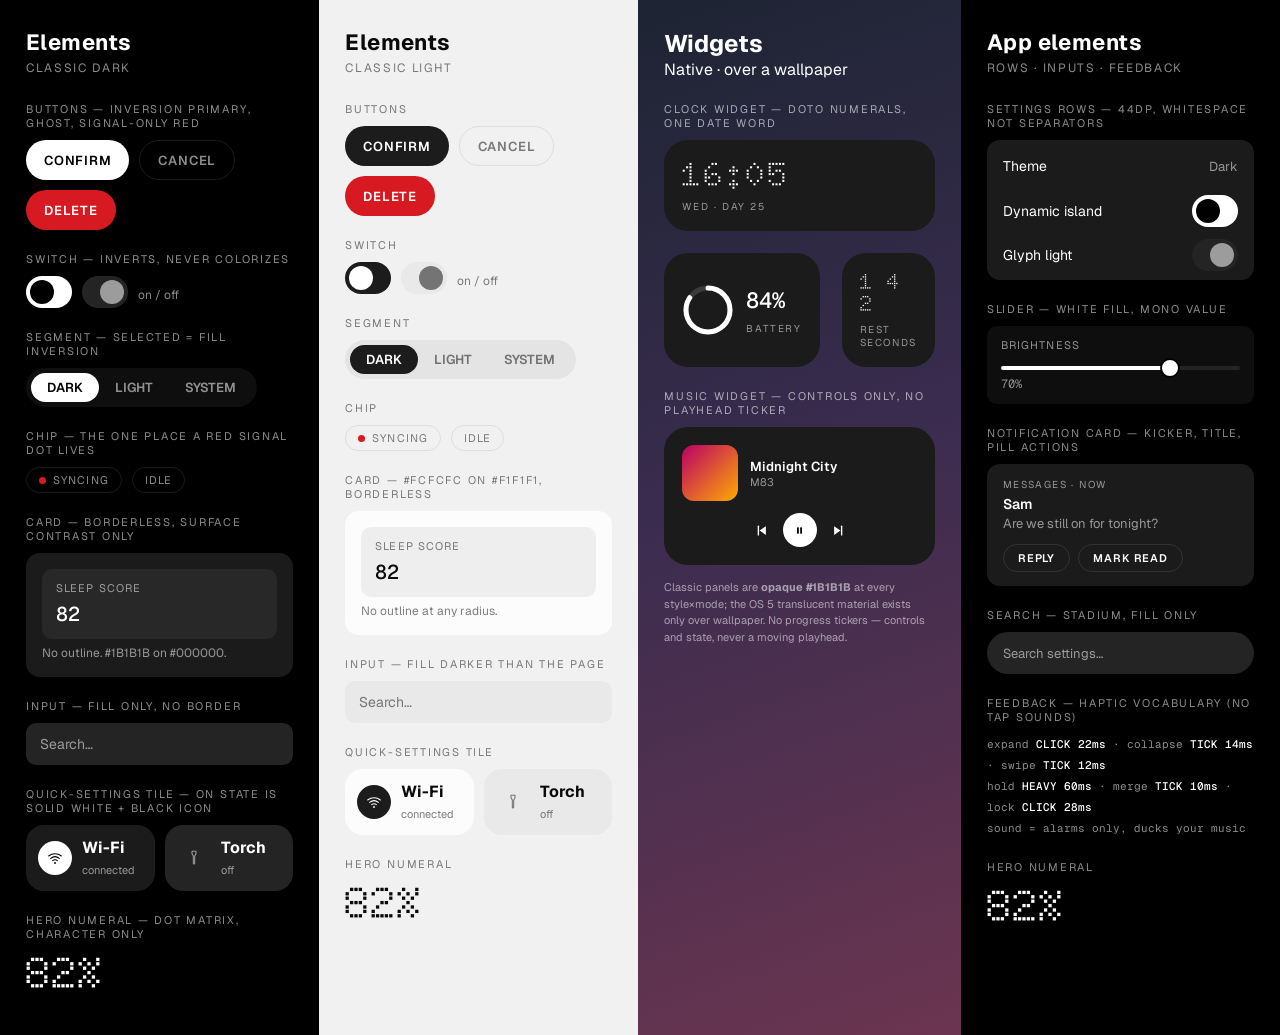
<file: docs/mockup-elements.html>
<!DOCTYPE html>
<html>
<head>
<meta charset="utf-8">
<link rel="preconnect" href="https://fonts.googleapis.com">
<link href="https://fonts.googleapis.com/css2?family=Geist:wght@400;500;600;700&family=Geist+Mono:wght@400;500&family=Doto:wght@400;700&display=swap" rel="stylesheet">
<style>
  :root{ /* dark */
    --bg:#000000; --card:#1B1B1B; --s2:#242424; --tile:rgba(255,255,255,.055);
    --fg:#FFFFFF; --dim:rgba(255,255,255,.55); --line:rgba(255,255,255,.10);
    --accent:#D71921; --pbg:#FFFFFF; --pfg:#000000;
  }
  .light{
    --bg:#F1F1F1; --card:#FCFCFC; --s2:#E9E9E9; --tile:rgba(0,0,0,.055);
    --fg:#0A0A0A; --dim:rgba(0,0,0,.5); --line:rgba(0,0,0,.08);
    --accent:#D71921; --pbg:#1C1C1C; --pfg:#FFFFFF;
  }
  *{box-sizing:border-box; margin:0}
  body{background:#333; font-family:"Geist",system-ui,sans-serif; display:flex; gap:0}
  .panel{width:400px; padding:28px 26px 40px; background:var(--bg); color:var(--fg); min-height:1000px}
  .panel h1{font-size:22px; font-weight:700; letter-spacing:.02em; margin-bottom:4px}
  .panel .sub{color:var(--dim); font-size:12px; letter-spacing:.14em; text-transform:uppercase; margin-bottom:26px}
  .k{font-size:11px; letter-spacing:.16em; text-transform:uppercase; color:var(--dim); margin:22px 0 10px}
  .row{display:flex; gap:10px; align-items:center; flex-wrap:wrap}
  .card{background:var(--card); border-radius:14px; padding:16px}
  .btn{display:inline-flex; align-items:center; justify-content:center; height:40px; padding:0 18px; border-radius:999px; font-weight:600; font-size:13px; letter-spacing:.06em}
  .btn-p{background:var(--pbg); color:var(--pfg)}
  .btn-g{border:1px solid var(--line); color:var(--dim)}
  .btn-d{background:var(--accent); color:#fff}
  .sw{width:46px; height:32px; border-radius:999px; position:relative; display:inline-block}
  .sw.on{background:var(--pbg)} .sw.on::after{content:''; position:absolute; width:24px;height:24px; border-radius:50%; background:var(--pfg); top:4px; left:4px}
  .sw.off{background:var(--s2)} .sw.off::after{content:''; position:absolute; width:24px;height:24px; border-radius:50%; background:var(--dim); top:4px; right:4px}
  .chip{display:inline-flex; align-items:center; gap:7px; border:1px solid var(--line); border-radius:999px; padding:5px 12px; font-size:11px; letter-spacing:.1em; text-transform:uppercase; color:var(--dim)}
  .dot{width:7px;height:7px;border-radius:50%;background:var(--accent)}
  .seg{background:var(--tile); border-radius:999px; padding:5px; display:inline-flex}
  .seg i{font-style:normal; padding:6px 16px; border-radius:999px; font-size:13px; font-weight:600; color:var(--dim)}
  .seg i.sel{background:var(--pbg); color:var(--pfg)}
  .tile{background:var(--tile); border-radius:10px; padding:12px 14px}
  .tile span{display:block; font-size:11px; letter-spacing:.1em; text-transform:uppercase; color:var(--dim); margin-bottom:6px}
  .tile strong{font-family:"Geist Mono",monospace; font-weight:500; font-size:20px}
  .input{width:100%; height:42px; border-radius:10px; background:var(--s2); color:var(--fg); padding:0 14px; font-size:14px; display:flex; align-items:center; color:var(--dim)}
  .qs{display:flex; gap:10px}
  .qtile{flex:1; background:var(--card); border-radius:18px; padding:12px; display:flex; align-items:center; gap:10px}
  .qtile .ic{width:34px;height:34px;border-radius:50%; background:var(--pbg); color:var(--pfg); display:flex;align-items:center;justify-content:center; font-size:15px}
  .qtile small{color:var(--dim); font-size:11px}
  .hero{font-family:"Doto",monospace; font-weight:700; font-size:44px; line-height:1}
  .dots9{display:grid; grid-template-columns:repeat(9,10px); gap:3px}
  .dots9 b{width:10px;height:10px;border-radius:50%}
  .muted{color:var(--dim); font-size:12px; margin-top:6px}
  /* widgets panel — sits "over a wallpaper" to show the opaque-panel rule */
  .panelW{width:400px; padding:28px 26px 40px; min-height:1000px; background:linear-gradient(160deg,#1d2433 0%,#3a2c4f 45%,#6b3550 100%); color:#fff}
  .panelW .k{color:rgba(255,255,255,.6)}
  .wgrid{display:grid; grid-template-columns:1fr 1fr; gap:22px}
  .wcard{background:#1B1B1B; border-radius:24px; padding:18px}
  .wclock{font-family:"Doto",monospace; font-weight:500; font-size:34px; line-height:1; letter-spacing:.04em}
  .wkick{font-size:10px; letter-spacing:.16em; text-transform:uppercase; color:rgba(255,255,255,.55); margin-top:8px}
  .wring{display:flex; align-items:center; gap:12px}
  .wring svg{transform:rotate(-90deg)}
  .wring b{font-family:"Geist Mono",monospace; font-weight:500; font-size:22px}
  .wmus .art{width:56px;height:56px;border-radius:12px;background:linear-gradient(135deg,#b06,#fa0)}
  .wmus .meta{flex:1; min-width:0}
  .wmus .t{font-weight:600; font-size:13px; white-space:nowrap; overflow:hidden; text-overflow:ellipsis}
  .wmus .a{color:rgba(255,255,255,.55); font-size:11px}
  .wmus .ctr{display:flex; gap:14px; justify-content:center; align-items:center; margin-top:12px}
  .wmus .ctr svg{width:15px;height:15px;display:block}
  .wmus .ctr .pp{background:#fff; color:#000; border-radius:50%; width:34px; height:34px; display:inline-flex; align-items:center; justify-content:center}
  .wmus .ctr .pp svg{width:11px;height:11px}
  .qtile .ic svg{width:16px;height:16px;display:block}
  .svgi{stroke:currentColor;fill:none;stroke-width:1.6;stroke-linecap:round;stroke-linejoin:round}
  .wfoot{font-size:11px; color:rgba(255,255,255,.55); margin-top:14px; line-height:1.5}
  /* app-elements panel */
  .lcard{background:var(--card); border-radius:13px; padding:4px 16px}
  .lrow{display:flex; align-items:center; justify-content:space-between; min-height:44px; gap:12px}
  .lrow + .lrow{border-top:1px solid rgba(0,0,0,.04)}
  .lrow .lb{font-size:14px}
  .lrow .vv{color:var(--dim); font-size:13px}
  .sl{position:relative; height:4px; border-radius:999px; background:var(--s2); margin:14px 0 6px}
  .sl::before{content:''; position:absolute; left:0; top:0; bottom:0; width:70%; border-radius:999px; background:var(--pbg)}
  .sl::after{content:''; position:absolute; left:calc(70% - 8px); top:50%; transform:translateY(-50%); width:16px; height:16px; border-radius:50%; background:var(--pbg); border:2px solid var(--bg)}
  .ncard{background:var(--card); border-radius:13px; padding:14px 16px}
  .ncard .kk{font-size:10px; letter-spacing:.14em; text-transform:uppercase; color:var(--dim)}
  .ncard .tt{font-weight:600; font-size:14px; margin:4px 0 2px}
  .ncard .bb{color:var(--dim); font-size:13px}
  .nact{display:flex; gap:8px; margin-top:12px}
  .nact span{border:1px solid var(--line); border-radius:999px; padding:6px 14px; font-size:11px; font-weight:600; letter-spacing:.08em}
  .search{height:42px; border-radius:999px; background:var(--s2); display:flex; align-items:center; padding:0 16px; color:var(--dim); font-size:13px}
  .hv{font-family:"Geist Mono",monospace; font-size:11px; color:var(--dim); line-height:1.9}
  .hv b{color:var(--fg); font-weight:500}
</style>
</head>
<body>
<section class="panel">
  <h1>Elements</h1><div class="sub">Classic dark</div>
  <div class="k">Buttons — inversion primary, ghost, signal-only red</div>
  <div class="row"><span class="btn btn-p">CONFIRM</span><span class="btn btn-g">CANCEL</span><span class="btn btn-d">DELETE</span></div>
  <div class="k">Switch — inverts, never colorizes</div>
  <div class="row"><span class="sw on"></span><span class="sw off"></span><span class="muted">on / off</span></div>
  <div class="k">Segment — selected = fill inversion</div>
  <div class="seg"><i class="sel">DARK</i><i>LIGHT</i><i>SYSTEM</i></div>
  <div class="k">Chip — the one place a red signal dot lives</div>
  <div class="row"><span class="chip"><span class="dot"></span>SYNCING</span><span class="chip">IDLE</span></div>
  <div class="k">Card — borderless, surface contrast only</div>
  <div class="card"><div class="tile"><span>SLEEP SCORE</span><strong>82</strong></div><div class="muted">No outline. #1B1B1B on #000000.</div></div>
  <div class="k">Input — fill only, no border</div>
  <div class="input">Search…</div>
  <div class="k">Quick-settings tile — ON state is solid white + black icon</div>
  <div class="qs"><div class="qtile"><span class="ic"><svg class="svgi" viewBox="0 0 24 24"><path d="M2.5 9a15 15 0 0 1 19 0M5.5 12.5a10.5 10.5 0 0 1 13 0M8.5 16a6 6 0 0 1 7 0"/><circle cx="12" cy="19.5" r="1.4" fill="currentColor" stroke="none"/></svg></span><div><b>Wi-Fi</b><br><small>connected</small></div></div><div class="qtile" style="background:var(--s2)"><span class="ic" style="background:var(--s2);color:var(--dim)"><svg class="svgi" viewBox="0 0 24 24"><path d="M9 2h6v3.5L13 9v11a1 1 0 0 1-1 1h0a1 1 0 0 1-1-1V9L9 5.5z"/></svg></span><div><b>Torch</b><br><small>off</small></div></div></div>
  <div class="k">Hero numeral — dot matrix, character only</div>
  <div class="hero">82%</div>
</section>
<section class="panel light">
  <h1>Elements</h1><div class="sub">Classic light</div>
  <div class="k">Buttons</div>
  <div class="row"><span class="btn btn-p">CONFIRM</span><span class="btn btn-g">CANCEL</span><span class="btn btn-d">DELETE</span></div>
  <div class="k">Switch</div>
  <div class="row"><span class="sw on"></span><span class="sw off"></span><span class="muted">on / off</span></div>
  <div class="k">Segment</div>
  <div class="seg"><i class="sel">DARK</i><i>LIGHT</i><i>SYSTEM</i></div>
  <div class="k">Chip</div>
  <div class="row"><span class="chip"><span class="dot"></span>SYNCING</span><span class="chip">IDLE</span></div>
  <div class="k">Card — #FCFCFC on #F1F1F1, borderless</div>
  <div class="card"><div class="tile"><span>SLEEP SCORE</span><strong>82</strong></div><div class="muted">No outline at any radius.</div></div>
  <div class="k">Input — fill darker than the page</div>
  <div class="input">Search…</div>
  <div class="k">Quick-settings tile</div>
  <div class="qs"><div class="qtile"><span class="ic"><svg class="svgi" viewBox="0 0 24 24"><path d="M2.5 9a15 15 0 0 1 19 0M5.5 12.5a10.5 10.5 0 0 1 13 0M8.5 16a6 6 0 0 1 7 0"/><circle cx="12" cy="19.5" r="1.4" fill="currentColor" stroke="none"/></svg></span><div><b>Wi-Fi</b><br><small>connected</small></div></div><div class="qtile" style="background:var(--s2)"><span class="ic" style="background:var(--s2);color:var(--dim)"><svg class="svgi" viewBox="0 0 24 24"><path d="M9 2h6v3.5L13 9v11a1 1 0 0 1-1 1h0a1 1 0 0 1-1-1V9L9 5.5z"/></svg></span><div><b>Torch</b><br><small>off</small></div></div></div>
  <div class="k">Hero numeral</div>
  <div class="hero">82%</div>
</section>
<section class="panelW">
  <h1>Widgets</h1><div class="sub">Native · over a wallpaper</div>
  <div class="k">Clock widget — Doto numerals, one date word</div>
  <div class="wcard"><div class="wclock">16:05</div><div class="wkick">Wed · Day 25</div></div>
  <div class="wgrid" style="margin-top:22px">
    <div class="wcard wring">
      <svg width="52" height="52" viewBox="0 0 52 52">
        <circle cx="26" cy="26" r="22" fill="none" stroke="rgba(255,255,255,.14)" stroke-width="5"/>
        <circle cx="26" cy="26" r="22" fill="none" stroke="#FFFFFF" stroke-width="5" stroke-dasharray="116 138" stroke-linecap="round"/>
      </svg>
      <div><b>84%</b><div class="wkick">BATTERY</div></div>
    </div>
    <div class="wcard"><div class="wclock" style="font-size:22px">1 4 2</div><div class="wkick">REST SECONDS</div></div>
  </div>
  <div class="k" style="margin-top:22px">Music widget — controls only, no playhead ticker</div>
  <div class="wcard wmus">
    <div style="display:flex; gap:12px; align-items:center">
      <div class="art"></div>
      <div class="meta"><div class="t">Midnight City</div><div class="a">M83</div></div>
    </div>
    <div class="ctr">
      <svg class="svgi" viewBox="0 0 24 24"><path d="M7 5v14" stroke-width="2.2"/><path d="M19 5v14l-10-7z" fill="currentColor" stroke="none"/></svg>
      <span class="pp"><svg viewBox="0 0 24 24" fill="currentColor"><rect x="6.5" y="5" width="4" height="14" rx="1"/><rect x="13.5" y="5" width="4" height="14" rx="1"/></svg></span>
      <svg class="svgi" viewBox="0 0 24 24"><path d="M17 5v14" stroke-width="2.2"/><path d="M5 5v14l10-7z" fill="currentColor" stroke="none"/></svg>
    </div>
  </div>
  <div class="wfoot">Classic panels are <b>opaque #1B1B1B</b> at every style×mode; the OS 5 translucent material exists only over wallpaper. No progress tickers — controls and state, never a moving playhead.</div>
</section>
<section class="panel">
  <h1>App elements</h1><div class="sub">Rows · inputs · feedback</div>
  <div class="k">Settings rows — 44dp, whitespace not separators</div>
  <div class="lcard">
    <div class="lrow"><span class="lb">Theme</span><span class="vv">Dark</span></div>
    <div class="lrow"><span class="lb">Dynamic island</span><span class="sw on"></span></div>
    <div class="lrow"><span class="lb">Glyph light</span><span class="sw off"></span></div>
  </div>
  <div class="k">Slider — white fill, mono value</div>
  <div class="tile"><span>BRIGHTNESS</span><div class="sl"></div><div class="muted" style="font-family:'Geist Mono',monospace">70%</div></div>
  <div class="k">Notification card — kicker, title, pill actions</div>
  <div class="ncard">
    <div class="kk">MESSAGES · NOW</div>
    <div class="tt">Sam</div>
    <div class="bb">Are we still on for tonight?</div>
    <div class="nact"><span>REPLY</span><span>MARK READ</span></div>
  </div>
  <div class="k">Search — stadium, fill only</div>
  <div class="search">Search settings…</div>
  <div class="k">Feedback — haptic vocabulary (no tap sounds)</div>
  <div class="hv">
    expand <b>CLICK 22ms</b> · collapse <b>TICK 14ms</b> · swipe <b>TICK 12ms</b><br>
    hold <b>HEAVY 60ms</b> · merge <b>TICK 10ms</b> · lock <b>CLICK 28ms</b><br>
    sound = alarms only, ducks your music
  </div>
  <div class="k">Hero numeral</div>
  <div class="hero">82%</div>
</section>
</body>
</html>
</file>
<file: docs/tokens.css>
/*
 * Nothing OS design — measured spec tokens (v1.5.0)
 * https://github.com/Jero009/nothing-os-design — MIT
 * [official] = Nothing's own materials; [impl] = working implementation value.
 * Canonical on-screen red: #D71921 (device-measured; #D71920/#D71A21 are
 * one-bit family variants). Full tables + audit: docs/tokens.md, docs/fact-check.md
 */

:root {
  /* classic dark (default) [impl] */
  --nt-bg: #000000;                        /* true OLED black — never near-black */
  --nt-surface: #1A1A1A;                   /* system measures #1B1B1B — same family */
  --nt-surface-2: #242424;                 /* elevated / pressed */
  --nt-tile: rgba(255, 255, 255, 0.055);   /* inset panel */
  --nt-border: rgba(255, 255, 255, 0.08);
  --nt-border-strong: rgba(255, 255, 255, 0.12);
  --nt-ink: 255, 255, 255;
  --nt-text: #FFFFFF;
  --nt-text-dim: rgba(255, 255, 255, 0.5);
  --nt-text-glow: rgba(255, 255, 255, 0.18); /* decoration only */
  --nt-accent: #D71A21;                    /* impl token; canonical #D71921 */
  --nt-accent-press: #B21319;              /* accent darkens ~10–15% on press, never lightens */
  --nt-on-accent: #FFFFFF;
  --nt-data-positive: rgb(34, 197, 94);
  --nt-data-goal: #FFD700;
  --nt-font-body: "Space Grotesk", system-ui, sans-serif;
  --nt-font-display: "Doto", monospace;
  --nt-font-mono: "Space Mono", monospace;
  --nt-tracking-label: 0.12em;
  --nt-tracking-kicker: 0.18em;
  --nt-radius-sm: 8px;
  --nt-radius-md: 16px;
  --nt-radius-lg: 24px;
  --nt-radius-pill: 999px;
  --nt-motion-fast: 140ms;
  --nt-motion-std: 280ms;
  --nt-motion-slow: 400ms;
  --nt-ease-entrance: cubic-bezier(0.2, 0, 0, 1);
  --nt-ease-std: cubic-bezier(0.4, 0, 0.2, 1);
  --nt-press-scale: 0.97;
}

html.theme-light {
  --nt-bg: #EBEBEB;
  --nt-surface: #FFFFFF;
  --nt-surface-2: #E2E2E2;
  --nt-tile: rgba(0, 0, 0, 0.055);
  --nt-border: rgba(0, 0, 0, 0.08);
  --nt-border-strong: rgba(0, 0, 0, 0.14);
  --nt-ink: 10, 10, 10;
  --nt-text: #0A0A0A;
  --nt-text-dim: rgba(0, 0, 0, 0.5);
  --nt-data-positive: rgb(21, 128, 61);
  --nt-data-goal: #B8860B;
}

/* OS 5 — re-points only (fonts + material + radii) */
html.theme-os5 {
  --nt-font-body: "Geist", system-ui, sans-serif;      /* [official face] */
  --nt-font-display: "Geist Mono", monospace;          /* [official face] */
  --nt-font-mono: "Geist Mono", monospace;
  --nt-tracking-label: 0.10em;
  --nt-tracking-kicker: 0.16em;
  --nt-radius-sm: 12px;
  --nt-radius-md: 20px;
  --nt-radius-lg: 28px;
  --nt-surface: rgba(20, 20, 20, 0.66);                /* + frost, below */
  --nt-surface-2: rgba(44, 44, 44, 0.72);
  --nt-surface-fallback: #141414;                      /* solid overlays */
  --nt-frost: blur(24px) saturate(1.4);
  --nt-border: rgba(255, 255, 255, 0.10);
  --nt-border-strong: rgba(255, 255, 255, 0.16);
  --nt-text-dim: rgba(255, 255, 255, 0.55);
  --nt-dot-grid: rgba(255, 255, 255, 0.045);
}

html.theme-os5.theme-light {
  --nt-surface: rgba(255, 255, 255, 0.72);
  --nt-surface-2: rgba(255, 255, 255, 0.9);
  --nt-surface-fallback: #FFFFFF;
  --nt-border: rgba(0, 0, 0, 0.08);
  --nt-border-strong: rgba(0, 0, 0, 0.14);
  --nt-text-dim: rgba(0, 0, 0, 0.5);
  --nt-dot-grid: rgba(0, 0, 0, 0.05);
}

/* Native home-screen widgets can't frost (RemoteViews): */
/* panel #D9141414 · radius 28dp · hairline #1FFFFFFF             */
/* ⚠️ those are ANDROID ARGB values (alpha first). In CSS write   */
/* rgba: panel rgba(19,19,19,0.08) · hairline rgba(255,255,255,.12) */
/* — #1FFFFFFF in CSS parses as RRGGBBAA = opaque cyan.            */
</file>
